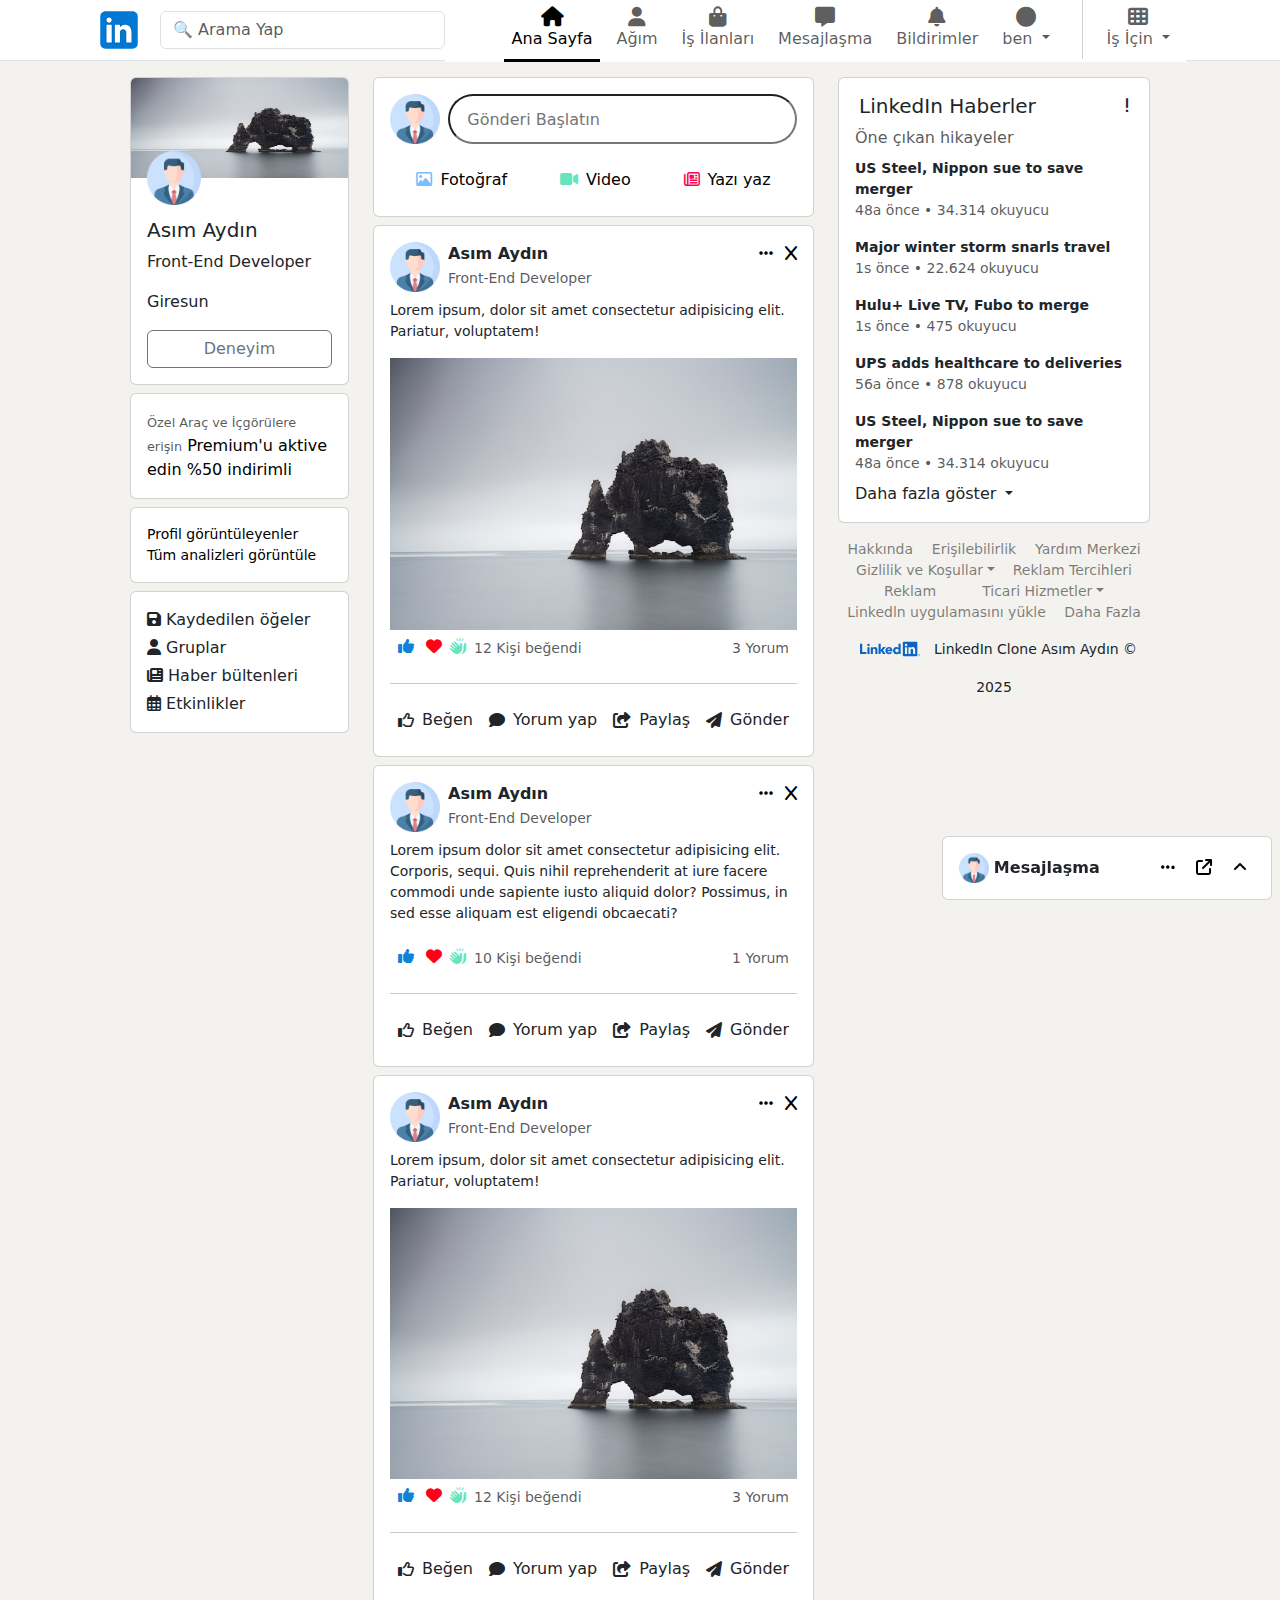
<file: index.html>
<!doctype html>
<html lang="tr">
  <head>
    <meta charset="utf-8">
    <meta name="viewport" content="width=device-width, initial-scale=1">
    <title>Linkedin Clone</title>
    <link href="https://cdn.jsdelivr.net/npm/bootstrap@5.3.3/dist/css/bootstrap.min.css" rel="stylesheet" integrity="sha384-QWTKZyjpPEjISv5WaRU9OFeRpok6YctnYmDr5pNlyT2bRjXh0JMhjY6hW+ALEwIH" crossorigin="anonymous">
    <link rel="stylesheet" href="https://cdnjs.cloudflare.com/ajax/libs/font-awesome/6.7.2/css/all.min.css" integrity="sha512-Evv84Mr4kqVGRNSgIGL/F/aIDqQb7xQ2vcrdIwxfjThSH8CSR7PBEakCr51Ck+w+/U6swU2Im1vVX0SVk9ABhg==" crossorigin="anonymous" referrerpolicy="no-referrer" />
    <link rel="stylesheet" href="style.css">
  </head>
  <body>
    <!-- navbar -->
    <header class="bg-white border-bottom">
        <div class="container">
            <nav class="navbar navbar-expand-lg z-1">
                <div class="container-fluid">
                  <a class="navbar-brand" href="/index.html"><svg xmlns="http://www.w3.org/2000/svg" x="0px" y="0px" width="50" height="50" viewBox="0 0 48 48">
                    <path fill="#0078d4" d="M42,37c0,2.762-2.238,5-5,5H11c-2.761,0-5-2.238-5-5V11c0-2.762,2.239-5,5-5h26c2.762,0,5,2.238,5,5	V37z"></path><path d="M30,37V26.901c0-1.689-0.819-2.698-2.192-2.698c-0.815,0-1.414,0.459-1.779,1.364	c-0.017,0.064-0.041,0.325-0.031,1.114L26,37h-7V18h7v1.061C27.022,18.356,28.275,18,29.738,18c4.547,0,7.261,3.093,7.261,8.274	L37,37H30z M11,37V18h3.457C12.454,18,11,16.528,11,14.499C11,12.472,12.478,11,14.514,11c2.012,0,3.445,1.431,3.486,3.479	C18,16.523,16.521,18,14.485,18H18v19H11z" opacity=".05"></path><path d="M30.5,36.5v-9.599c0-1.973-1.031-3.198-2.692-3.198c-1.295,0-1.935,0.912-2.243,1.677	c-0.082,0.199-0.071,0.989-0.067,1.326L25.5,36.5h-6v-18h6v1.638c0.795-0.823,2.075-1.638,4.238-1.638	c4.233,0,6.761,2.906,6.761,7.774L36.5,36.5H30.5z M11.5,36.5v-18h6v18H11.5z M14.457,17.5c-1.713,0-2.957-1.262-2.957-3.001	c0-1.738,1.268-2.999,3.014-2.999c1.724,0,2.951,1.229,2.986,2.989c0,1.749-1.268,3.011-3.015,3.011H14.457z" opacity=".07"></path><path fill="#fff" d="M12,19h5v17h-5V19z M14.485,17h-0.028C12.965,17,12,15.888,12,14.499C12,13.08,12.995,12,14.514,12	c1.521,0,2.458,1.08,2.486,2.499C17,15.887,16.035,17,14.485,17z M36,36h-5v-9.099c0-2.198-1.225-3.698-3.192-3.698	c-1.501,0-2.313,1.012-2.707,1.99C24.957,25.543,25,26.511,25,27v9h-5V19h5v2.616C25.721,20.5,26.85,19,29.738,19	c3.578,0,6.261,2.25,6.261,7.274L36,36L36,36z"></path>
                    </svg>
                  </a>
                    <form class="d-flex flex-fill me-lg-0 me-3 search d-sm-block d-none" role="search">
                        <input class="form-control" type="search" placeholder="🔍 Arama Yap" aria-label="Search">
                    </form>
                  <button class="navbar-toggler" type="button" data-bs-toggle="collapse" data-bs-target="#navbarSupportedContent" aria-controls="navbarSupportedContent" aria-expanded="false" aria-label="Toggle navigation">
                    <span class="navbar-toggler-icon"></span>
                  </button>
                  <div class="collapse navbar-collapse" id="navbarSupportedContent">
                    <ul class="navbar-nav ms-auto mb-2 mb-lg-0">
                      <li class="nav-item me-2">
                        <a class="nav-link d-flex flex-column justify-content-center align-items-center active" aria-current="page" href="/index.html">
                            <i class="fa-solid fa-house fs-5"></i>
                            <span>Ana Sayfa</span>
                        </a>
                      </li>
                      <li class="nav-item me-2">
                        <a class="nav-link d-flex flex-column justify-content-center align-items-center" href="/agım/agım.html">
                            <i class="fa-solid fa-user fs-5"></i>
                            <span>Ağım</span>
                        </a>
                      </li>
                      <li class="nav-item me-2">
                        <a class="nav-link d-flex flex-column justify-content-center align-items-center" href="#">
                            <i class="fa-solid fa-bag-shopping fs-5"></i>
                            <span>İş İlanları</span>
                        </a>
                      </li>
                      <li class="nav-item me-2">
                        <a class="nav-link d-flex flex-column justify-content-center align-items-center" href="#">
                            <i class="fa-solid fa-message fs-5"></i>
                            <span>Mesajlaşma</span>
                        </a>
                      </li>
                      <li class="nav-item me-2">
                        <a class="nav-link d-flex flex-column justify-content-center align-items-center" href="#">
                            <i class="fa-solid fa-bell fs-5"></i>
                            <span>Bildirimler</span>
                        </a>
                      </li>
                      <li class="nav-item dropdown me-2 d-none d-lg-block">
                        <a href="#" class="nav-link dropdown-toggle"
                        role="button" data-bs-toggle="dropdown" aria-expanded="false">
                            <i class="fa-solid fa-circle fs-5 d-block text-center"></i>
                            <span>ben</span>

                            <div class="dropdown-menu dropdown-menu-center" style="width: 300px; height: 500px;">
                                <div class="row justify-content-start align-items-center g-0">
                                  <div class="col-auto px-2">
                                    <i class="fa-solid fa-circle display-3" style="color: blue;"></i>
                                  </div>
                                  <div class="col-auto">
                                    <span class="d-block fw-bold">ASIM AYDIN</span>
                                    <span class="small">Front-End Developer</span>
                                  </div>
                                  <div class="p-3">
                                    <button type="button" class="btn btn-outline-primary btn-sm rounded-5 w-100">Profili Görüntüleyin</button>
                                  </div>
                                  <hr>
                                </div>
                                <div class="ps-3">
                                  <h5>Hesap</h5>
                                  <h6 class="text-muted">
                                    <span class="d-block">Premium'u Yeniden Etkinleştirin:</span>
                                    <span>%50 İndirim</span> 
                                  </h6>
                                  <span class="text-muted d-block">Ayarlar ve Gizlilik</span>
                                  <span class="text-muted d-block">Yardım</span>
                                  <span class="text-muted d-block">Dil</span>
                                </div>
                                <hr>
                                <div class="ps-3">
                                  <h5>Yönet</h5>
                                  <span class="text-muted d-block">Gönderi ve Faaliyetler</span>
                                  <span class="text-muted d-block">İş İlanı Yayınlama Hesabı</span>
                                </div>
                                <hr>
                                <div class="ps-3">
                                  <span class="text-muted">Oturumu Kapat</span>
                                </div>
                            </div>
                        </a>  
                      </li>
                      <div class="vertical-line mx-3 d-none d-xl-block"></div>
                      <li class="nav-item dropdown me-2 d-none d-xl-block ortalama">
                        <a href="#" class="nav-link dropdown-toggle" role="button" data-bs-toggle="dropdown" aria-expanded="false">
                            <i class="fa-solid fa-table-cells fs-5 d-block text-center"></i> 
                            <span>İş İçin</span>

                            <div class="dropdown-menu dropdown-menu-center" style="width: 750px; height: auto;">
                                <div class="row p-5">
                                  <div class="col-4 ps-3">
                                      <h5>Uygulamalarım</h5>
                                      <p><i class="fa-solid fa-circle me-2" style="color: #74C0FC;"></i>Adayları Bulun</p>
                                      <p><i class="fa-solid fa-circle me-2" style="color: #74C0FC;"></i>Gruplar</p>
                                      <h5>Yetenek</h5>
                                      <p><i class="fa-solid fa-circle me-2" style="color: #74C0FC;"></i>Yetenek İçgörüleri</p>
                                      <p><i class="fa-solid fa-circle me-2" style="color: #74C0FC;"></i>İş İlanı Yayınla</p>
                                      <h5>Satış</h5>
                                      <p><i class="fa-solid fa-circle me-2" style="color: #74C0FC;"></i>Hizmetler Mağazası</p>
                                      <h5>Pazarlama</h5>
                                      <p><i class="fa-solid fa-circle me-2" style="color: #74C0FC;"></i>Reklam Ver</p>
                                  </div>
                                  <div class="col-8 border-start">
                                    <h5>Kurumsal Firmalar İçin Diğer Ayrıcalıkları Keşfedin</h5>
                                    <h6 class="pt-2">Çalışanlarınızı Linkedin'de Bulun</h6>
                                    <p>Yetenekleri bulun,Onların ilgisini çekin ve İşe alın</p>
                                    <h6 class="pt-2">Linkedin İle Satış Yapın</h6>
                                    <p>Satış fırsatlarının kapısını açın</p>
                                    <h6 class="pt-2">Ücretsiz iş ilanı yayınla</h6>
                                    <p>Nitelikli başvuru sahiplerine hızlı bir şekilde erişin</p>
                                    <h6 class="pt-2">Linkedin'e reklam verin</h6>
                                    <p>İşinizi büyütün ve yeni müşteriler edinin</p>
                                  </div>
                                </div>
                            </div>
                        </a>
                      </li>
                      <li class="nav-item me-2 d-none d-xxl-block">
                        <a href="#" class="nav-link">
                          <span class="d-block text-center small text-decoration-underline">Premium'u aktive edin;</span>
                          <span class="d-block text-center small text-decoration-underline">%50 indirimli</span>
                        </a>
                      </li>
                    </ul>  
                  </div>
                </div>
            </nav>
        </div>
    </header>

    <section>
      <div class="container">
        <div class="row mt-3 mx-auto">
          <div class="col-lg-3 col-md-4 col-12 ps-lg-5">

            <div class="card position-relative" >
              <img src="img/card-backroung-img.jpg" style="height: 100px;" class="card-img-top" alt="arkafoto">
                <div class="card-body">
                  <img src="img/profile.png" alt="profile-img" class="w-25 position-absolute profile-foto">
                  <h5 class="card-title mt-4">Asım Aydın</h5>
                  <p class="card-text">Front-End Developer</p>
                  <p class="card-text">Giresun</p>
                  <a href="#" class="btn btn-outline-secondary w-100">Deneyim</a>
                </div>
              </img>
            </div>

            <div class="card mt-2 d-md-block d-none">
              <div class="card-body">
                <a href="#" style="font-size: 0.8rem;" class="card-link text-decoration-none text-black text-muted">Özel Araç ve İçgörülere erişin</a>
                <a href="#" style="font-size: 1rem;" class="card-link text-decoration-none m-0 text-black links">Premium'u aktive edin %50 indirimli</a>
              </div>
            </div>

            <div class="card mt-2 d-md-block d-none">
              <div class="card-body">
                <span class="card-text small d-block">
                  <a href="#" class="text-decoration-none text-black links2">Profil görüntüleyenler</a>
                </span>
                <span class="card-text small d-block">
                  <a href="#" class="text-decoration-none text-black links2">Tüm analizleri görüntüle</a>
                </span>
              </div>
            </div>

            <div class="card my-2 d-md-block d-none">
              <div class="card-body">
                <a href="#" class="card-link text-decoration-none text-dark links2 d-block mb-1">
                  <i class="fa-solid fa-floppy-disk"></i>
                  Kaydedilen öğeler
                </a>
                <a href="#" class="card-link text-decoration-none text-dark links2 d-block mb-1 ms-0">
                  <i class="fa-solid fa-user"></i>
                  Gruplar
                </a>
                <a href="#" class="card-link text-decoration-none text-dark links2 d-block mb-1 ms-0">
                  <i class="fa-solid fa-newspaper"></i>
                  Haber bültenleri
                </a>
                <a href="#" class="card-link text-decoration-none text-dark links2 d-block ms-0">
                  <i class="fa-regular fa-calendar-days"></i>
                  Etkinlikler
                </a>
              </div>
            </div>

          </div>

          <div class="col-lg-5 col-md-8 col-12">

            <div class="card mt-md-0 mt-2">
              <div class="card-body">
                <div class="d-flex">
                  <img src="img/profile.png" alt="profil-foto" class="me-2" style="width: 50px;">
                  <input type="search" placeholder="   Gönderi Başlatın" class="rounded-5 flex-fill" style="height: 50px;">
                </div>
                <div class="d-flex justify-content-around mt-3">
                  <a href="#" class="text-decoration-none text-black i-hover p-sm-2">
                    <i class="fa-regular fa-image me-sm-2 me-1" style="color: #74C0FC;"></i>Fotoğraf
                  </a>
                  <a href="#" class="text-decoration-none text-black i-hover p-sm-2">
                    <i class="fa-solid fa-video me-sm-2 me-1" style="color: #63E6BE;"></i>Video
                  </a>
                  <a href="#" class="text-decoration-none text-black i-hover p-sm-2">
                    <i class="fa-regular fa-newspaper me-sm-2 me-1" style="color: #fd0851;"></i>Yazı yaz
                  </a>
                </div>
                
              </div>
            </div>

            <div class="card my-2">
              <div class="card-body">
                <div class="row g-0 position-relative">
                  <div class="col-auto">
                    <img src="img/profile.png" alt="profil-foto" style="width: 50px;" class="me-2">
                  </div>
                  <div class="col-auto">
                    <span class="d-block fw-bold">Asım Aydın</span>
                    <span class="small text-muted">Front-End Developer</span>
                  </div>
                  <a href="#" class="position-absolute text-end pe-4 text-black"><i class="fa-solid fa-ellipsis"></i></a>
                  <a href="#" class="position-absolute text-end text-black"><i class="fa-solid fa-x"></i></a>
                </div>
                <p class="mt-2 small">Lorem ipsum, dolor sit amet consectetur adipisicing elit. Pariatur, voluptatem!</p>
                <img src="img/card-backroung-img.jpg" alt="image" class="img-fluid">
                <div class="d-flex">
                  <i class="fa-solid fa-thumbs-up m-2" style="color: #0f81d7;"></i>
                  <i class="fa-solid fa-heart my-2 mx-1" style="color: #ff0019;"></i>
                  <i class="fa-solid fa-hands-clapping my-2 mx-1" style="color: #63E6BE;"></i>
                  <span class="small text-muted my-2 mx-1 d-sm-block d-none">12 Kişi beğendi</span>
                  <span class="small text-muted ms-auto m-2">3 Yorum</span>
                </div>
                <hr>
                <div class="d-flex justify-content-around">
                  <a href="#" class="text-decoration-none text-dark i-hover p-2 d-flex align-items-center">
                    <i class="fa-regular fa-thumbs-up me-2"></i>
                    <span class="d-sm-block d-none">Beğen</span>
                  </a>
                  <a href="#" class="text-decoration-none text-dark i-hover p-2 d-flex align-items-center">
                    <i class="fa-solid fa-comment me-2"></i>
                    <span class="d-sm-block d-none">Yorum yap</span>
                  </a>
                  <a href="#" class="text-decoration-none text-dark i-hover p-2 d-flex align-items-center">
                    <i class="fa-solid fa-share-from-square me-2"></i>
                    <span class="d-sm-block d-none">Paylaş</span>
                  </a>
                  <a href="#" class="text-decoration-none text-dark i-hover p-2 d-flex align-items-center">
                    <i class="fa-solid fa-paper-plane me-2"></i>
                    <span class="d-sm-block d-none">Gönder</span>
                  </a>
                </div>
              </div>
            </div>

            <div class="card">
              <div class="card-body">
                <div class="row g-0 position-relative">
                  <div class="col-auto">
                    <img src="img/profile.png" alt="profil-foto" style="width: 50px;" class="me-2">
                  </div>
                  <div class="col-auto">
                    <span class="d-block fw-bold">Asım Aydın</span>
                    <span class="small text-muted">Front-End Developer</span>
                  </div>
                  <a href="#" class="position-absolute text-end pe-4 text-black"><i class="fa-solid fa-ellipsis"></i></a>
                  <a href="#" class="position-absolute text-end text-black"><i class="fa-solid fa-x"></i></a>
                </div>
                <p class="mt-2 small">Lorem ipsum dolor sit amet consectetur adipisicing elit. Corporis, sequi. Quis nihil reprehenderit at iure facere commodi unde sapiente iusto aliquid dolor? Possimus, in sed esse aliquam est eligendi obcaecati?</p>
                <div class="d-flex">
                  <i class="fa-solid fa-thumbs-up m-2" style="color: #0f81d7;"></i>
                  <i class="fa-solid fa-heart my-2 mx-1" style="color: #ff0019;"></i>
                  <i class="fa-solid fa-hands-clapping my-2 mx-1" style="color: #63E6BE;"></i>
                  <span class="small text-muted my-2 mx-1 d-sm-block d-none">10 Kişi beğendi</span>
                  <span class="small text-muted ms-auto m-2">1 Yorum</span>
                </div>
                <hr>
                <div class="d-flex justify-content-around">
                  <a href="#" class="text-decoration-none text-dark i-hover p-2 d-flex align-items-center">
                    <i class="fa-regular fa-thumbs-up me-2"></i>
                    <span class="d-sm-block d-none">Beğen</span>
                  </a>
                  <a href="#" class="text-decoration-none text-dark i-hover p-2 d-flex align-items-center">
                    <i class="fa-solid fa-comment me-2"></i>
                    <span class="d-sm-block d-none">Yorum yap</span>
                  </a>
                  <a href="#" class="text-decoration-none text-dark i-hover p-2 d-flex align-items-center">
                    <i class="fa-solid fa-share-from-square me-2"></i>
                    <span class="d-sm-block d-none">Paylaş</span>
                  </a>
                  <a href="#" class="text-decoration-none text-dark i-hover p-2 d-flex align-items-center">
                    <i class="fa-solid fa-paper-plane me-2"></i>
                    <span class="d-sm-block d-none">Gönder</span>
                  </a>
                </div> 
              </div>
            </div>

            <div class="card my-2">
              <div class="card-body">
                <div class="row g-0 position-relative">
                  <div class="col-auto">
                    <img src="img/profile.png" alt="profil-foto" style="width: 50px;" class="me-2">
                  </div>
                  <div class="col-auto">
                    <span class="d-block fw-bold">Asım Aydın</span>
                    <span class="small text-muted">Front-End Developer</span>
                  </div>
                  <a href="#" class="position-absolute text-end pe-4 text-black"><i class="fa-solid fa-ellipsis"></i></a>
                  <a href="#" class="position-absolute text-end text-black"><i class="fa-solid fa-x"></i></a>
                </div>
                <p class="mt-2 small">Lorem ipsum, dolor sit amet consectetur adipisicing elit. Pariatur, voluptatem!</p>
                <img src="img/card-backroung-img.jpg" alt="image" class="img-fluid">
                <div class="d-flex">
                  <i class="fa-solid fa-thumbs-up m-2" style="color: #0f81d7;"></i>
                  <i class="fa-solid fa-heart my-2 mx-1" style="color: #ff0019;"></i>
                  <i class="fa-solid fa-hands-clapping my-2 mx-1" style="color: #63E6BE;"></i>
                  <span class="small text-muted my-2 mx-1 d-sm-block d-none">12 Kişi beğendi</span>
                  <span class="small text-muted ms-auto m-2">3 Yorum</span>
                </div>
                <hr>
                <div class="d-flex justify-content-around">
                  <a href="#" class="text-decoration-none text-dark i-hover p-2 d-flex align-items-center">
                    <i class="fa-regular fa-thumbs-up me-2"></i>
                    <span class="d-sm-block d-none">Beğen</span>
                  </a>
                  <a href="#" class="text-decoration-none text-dark i-hover p-2 d-flex align-items-center">
                    <i class="fa-solid fa-comment me-2"></i>
                    <span class="d-sm-block d-none">Yorum yap</span>
                  </a>
                  <a href="#" class="text-decoration-none text-dark i-hover p-2 d-flex align-items-center">
                    <i class="fa-solid fa-share-from-square me-2"></i>
                    <span class="d-sm-block d-none">Paylaş</span>
                  </a>
                  <a href="#" class="text-decoration-none text-dark i-hover p-2 d-flex align-items-center">
                    <i class="fa-solid fa-paper-plane me-2"></i>
                    <span class="d-sm-block d-none">Gönder</span>
                  </a>
                </div>
              </div>
            </div>
            
          </div>

          <div class="col-lg-4 d-lg-block d-none pe-xl-5">

            <div class="card">
              <div class="card-body px-0">
                <div class="row position-relative mx-2">
                  <h5>LinkedIn Haberler</h5>
                  <a href="#" class="position-absolute text-end text-dark"><i class="fa-solid fa-exclamation"></i></a>
                </div>
                <div class="text-muted px-3">Öne çıkan hikayeler</div>
                <div class="haber-link px-3 py-2">
                  <a href="#" class="text-decoration-none text-dark ">
                    <span class="d-block fw-bold small">US Steel, Nippon sue to save merger</span>
                    <span class="small d-block text-muted">48a önce • 34.314 okuyucu</span>
                  </a>
                </div>
                <div class="haber-link px-3 py-2">
                  <a href="#" class="text-decoration-none text-dark ">
                    <span class="d-block fw-bold small">Major winter storm snarls travel</span>
                    <span class="small d-block text-muted">1s önce • 22.624 okuyucu</span>
                  </a>
                </div>
                <div class="haber-link px-3 py-2">
                  <a href="#" class="text-decoration-none text-dark ">
                    <span class="d-block fw-bold small">Hulu+ Live TV, Fubo to merge</span>
                    <span class="small d-block text-muted">1s önce • 475 okuyucu</span>
                  </a>
                </div>
                <div class="haber-link px-3 py-2">
                  <a href="#" class="text-decoration-none text-dark ">
                    <span class="d-block fw-bold small">UPS adds healthcare to deliveries</span>
                    <span class="small d-block text-muted">56a önce • 878 okuyucu</span>
                  </a>
                </div>
                <div class="haber-link px-3 py-2">
                  <a href="#" class="text-decoration-none text-dark ">
                    <span class="d-block fw-bold small">US Steel, Nippon sue to save merger</span>
                    <span class="small d-block text-muted">48a önce • 34.314 okuyucu</span>
                  </a>
                </div>
                <div class="dropdown px-3">
                  <a class="dropdown-toggle text-decoration-none text-dark" href="#" role="button" data-bs-toggle="dropdown" aria-expanded="false">
                    Daha fazla göster
                  </a>
                
                  <ul class="dropdown-menu">
                    <li><a class="dropdown-item" href="#">Action</a></li>
                    <li><a class="dropdown-item" href="#">Another action</a></li>
                    <li><a class="dropdown-item" href="#">Something else here</a></li>
                  </ul>
                </div>
              </div>
            </div>

            <div class="footer mt-3">
              <div class="d-flex justify-content-around">
                <a href="#" class="text-decoration-none text-black-50 small">Hakkında</a>
                <a href="#" class="text-decoration-none text-black-50 small">Erişilebilirlik</a>
                <a href="#" class="text-decoration-none text-black-50 small">Yardım Merkezi</a>
              </div>
              <div class="d-flex justify-content-evenly">
                <a href="#" class="text-decoration-none text-black-50 small dropdown-toggle" role="button" data-bs-toggle="dropdown" aria-expanded="false">Gizlilik ve Koşullar</a>
                <ul class="dropdown-menu">
                  <li><a class="dropdown-item" href="#">Action</a></li>
                  <li><a class="dropdown-item" href="#">Another action</a></li>
                  <li><a class="dropdown-item" href="#">Something else here</a></li>
                </ul>
              <a href="#" class="text-decoration-none text-black-50 small">Reklam Tercihleri</a>
              </div>
              <div class="d-flex justify-content-evenly">
                <a href="#" class="text-decoration-none text-black-50 small">Reklam</a>
                <a href="#" class="text-decoration-none text-black-50 small dropdown-toggle" role="button" data-bs-toggle="dropdown" aria-expanded="false">Ticari Hizmetler</a>
                <ul class="dropdown-menu">
                  <li><a class="dropdown-item" href="#">Action</a></li>
                  <li><a class="dropdown-item" href="#">Another action</a></li>
                  <li><a class="dropdown-item" href="#">Something else here</a></li>
                </ul>
              </div>
              <div class="d-flex justify-content-around">
                <a href="#" class="text-decoration-none text-black-50 small">Linkedln uygulamasını yükle</a>
                <a href="#" class="text-decoration-none text-black-50 small">Daha Fazla</a>
              </div>
              <div class="text-center">
              <img src="img/LinkedIn-Logo.wine.svg" alt="linkdln" class="img-fluid w-25">
              <span class="small">LinkedIn Clone Asım Aydın © 2025</span>  
              </div>
            </div>
          </div>
        </div>
    </section>

    <div class="card card-fixed me-2 d-md-block d-none">
      <div class="card-body">
        <img src="img/profile.png" alt="profil-foto" style="height: 30px;">
        <span class="me-5 fw-semibold">Mesajlaşma</span>
        <a href="#" class="text-black mx-2"><i class="fa-solid fa-ellipsis"></i></a>
        <a href="#" class="text-black mx-2"><i class="fa-solid fa-arrow-up-right-from-square"></i></a>
        <a href="#" class="text-black mx-2"><i class="fa-solid fa-angle-up"></i></a>
      </div>
    </div>
    
    
    
    <script src="https://cdn.jsdelivr.net/npm/bootstrap@5.3.3/dist/js/bootstrap.bundle.min.js" integrity="sha384-YvpcrYf0tY3lHB60NNkmXc5s9fDVZLESaAA55NDzOxhy9GkcIdslK1eN7N6jIeHz" crossorigin="anonymous"></script>
  </body>
</html>
</file>
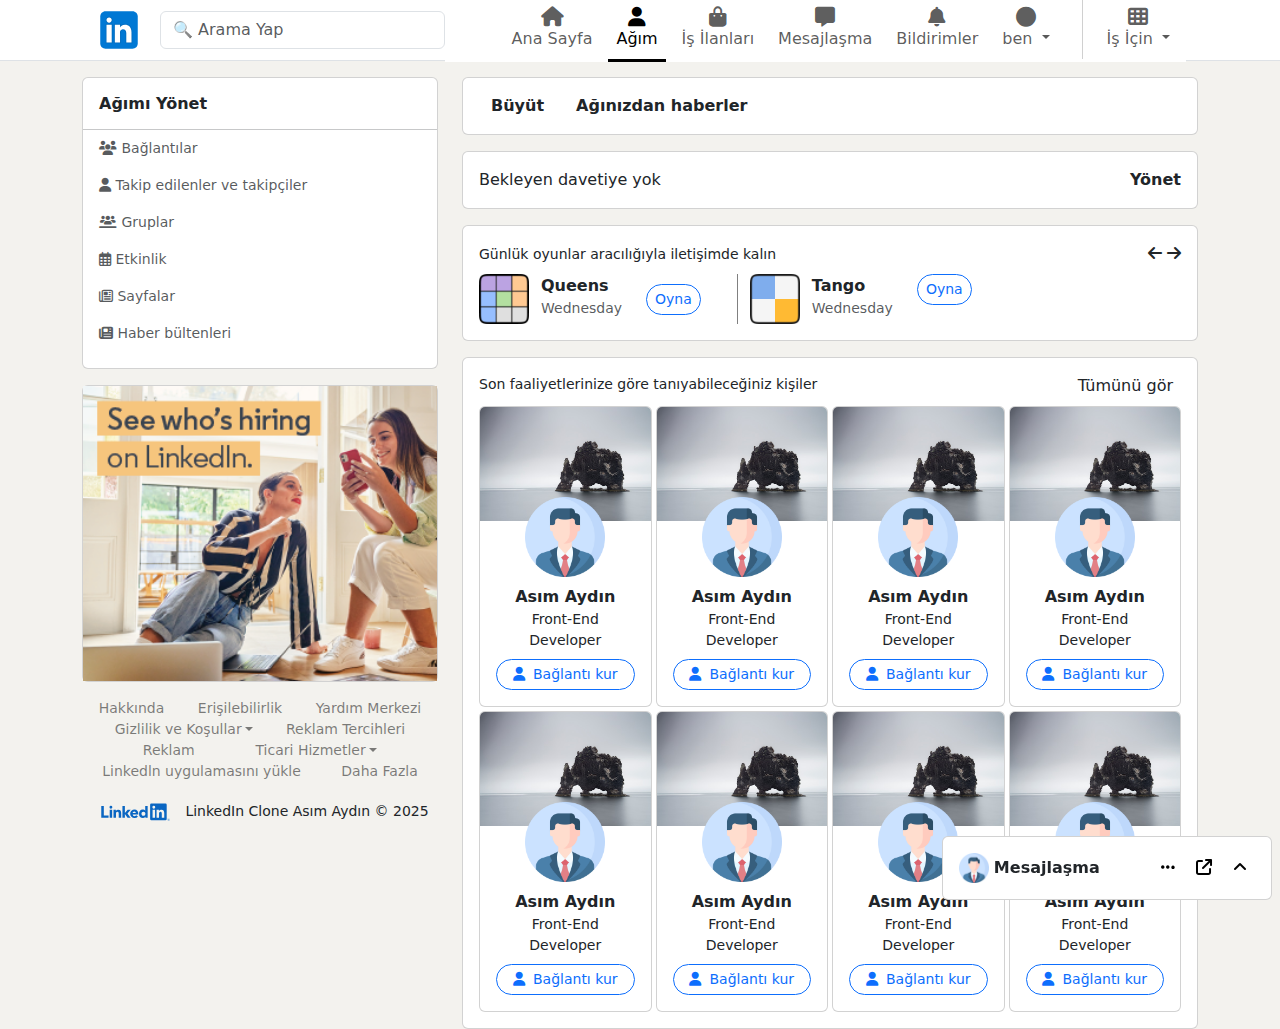
<file: agım/agım.html>
<!doctype html>
<html lang="tr">
  <head>
    <meta charset="utf-8">
    <meta name="viewport" content="width=device-width, initial-scale=1">
    <title>Ağım</title>
    <link href="https://cdn.jsdelivr.net/npm/bootstrap@5.3.3/dist/css/bootstrap.min.css" rel="stylesheet" integrity="sha384-QWTKZyjpPEjISv5WaRU9OFeRpok6YctnYmDr5pNlyT2bRjXh0JMhjY6hW+ALEwIH" crossorigin="anonymous">
    <link rel="stylesheet" href="https://cdnjs.cloudflare.com/ajax/libs/font-awesome/6.7.2/css/all.min.css" integrity="sha512-Evv84Mr4kqVGRNSgIGL/F/aIDqQb7xQ2vcrdIwxfjThSH8CSR7PBEakCr51Ck+w+/U6swU2Im1vVX0SVk9ABhg==" crossorigin="anonymous" referrerpolicy="no-referrer" />
    <link rel="stylesheet" href="agım.css">
  </head>
  <body>
    <!-- navbar -->
    <header class="bg-white border-bottom">
      <div class="container">
          <nav class="navbar navbar-expand-lg z-1">
              <div class="container-fluid">
                <a class="navbar-brand" href="/index.html"><svg xmlns="http://www.w3.org/2000/svg" x="0px" y="0px" width="50" height="50" viewBox="0 0 48 48">
                  <path fill="#0078d4" d="M42,37c0,2.762-2.238,5-5,5H11c-2.761,0-5-2.238-5-5V11c0-2.762,2.239-5,5-5h26c2.762,0,5,2.238,5,5	V37z"></path><path d="M30,37V26.901c0-1.689-0.819-2.698-2.192-2.698c-0.815,0-1.414,0.459-1.779,1.364	c-0.017,0.064-0.041,0.325-0.031,1.114L26,37h-7V18h7v1.061C27.022,18.356,28.275,18,29.738,18c4.547,0,7.261,3.093,7.261,8.274	L37,37H30z M11,37V18h3.457C12.454,18,11,16.528,11,14.499C11,12.472,12.478,11,14.514,11c2.012,0,3.445,1.431,3.486,3.479	C18,16.523,16.521,18,14.485,18H18v19H11z" opacity=".05"></path><path d="M30.5,36.5v-9.599c0-1.973-1.031-3.198-2.692-3.198c-1.295,0-1.935,0.912-2.243,1.677	c-0.082,0.199-0.071,0.989-0.067,1.326L25.5,36.5h-6v-18h6v1.638c0.795-0.823,2.075-1.638,4.238-1.638	c4.233,0,6.761,2.906,6.761,7.774L36.5,36.5H30.5z M11.5,36.5v-18h6v18H11.5z M14.457,17.5c-1.713,0-2.957-1.262-2.957-3.001	c0-1.738,1.268-2.999,3.014-2.999c1.724,0,2.951,1.229,2.986,2.989c0,1.749-1.268,3.011-3.015,3.011H14.457z" opacity=".07"></path><path fill="#fff" d="M12,19h5v17h-5V19z M14.485,17h-0.028C12.965,17,12,15.888,12,14.499C12,13.08,12.995,12,14.514,12	c1.521,0,2.458,1.08,2.486,2.499C17,15.887,16.035,17,14.485,17z M36,36h-5v-9.099c0-2.198-1.225-3.698-3.192-3.698	c-1.501,0-2.313,1.012-2.707,1.99C24.957,25.543,25,26.511,25,27v9h-5V19h5v2.616C25.721,20.5,26.85,19,29.738,19	c3.578,0,6.261,2.25,6.261,7.274L36,36L36,36z"></path>
                  </svg>
                </a>
                  <form class="d-flex flex-fill me-lg-0 me-3 search d-sm-block d-none" role="search">
                      <input class="form-control" type="search" placeholder="🔍 Arama Yap" aria-label="Search">
                  </form>
                <button class="navbar-toggler" type="button" data-bs-toggle="collapse" data-bs-target="#navbarSupportedContent" aria-controls="navbarSupportedContent" aria-expanded="false" aria-label="Toggle navigation">
                  <span class="navbar-toggler-icon"></span>
                </button>
                <div class="collapse navbar-collapse" id="navbarSupportedContent">
                  <ul class="navbar-nav ms-auto mb-2 mb-lg-0">
                    <li class="nav-item me-2">
                      <a class="nav-link d-flex flex-column justify-content-center align-items-center" aria-current="page" href="/index.html">
                          <i class="fa-solid fa-house fs-5"></i>
                          <span>Ana Sayfa</span>
                      </a>
                    </li>
                    <li class="nav-item me-2">
                      <a class="nav-link d-flex flex-column justify-content-center align-items-center active" href="/agım/agım.html">
                          <i class="fa-solid fa-user fs-5"></i>
                          <span>Ağım</span>
                      </a>
                    </li>
                    <li class="nav-item me-2">
                      <a class="nav-link d-flex flex-column justify-content-center align-items-center" href="#">
                          <i class="fa-solid fa-bag-shopping fs-5"></i>
                          <span>İş İlanları</span>
                      </a>
                    </li>
                    <li class="nav-item me-2">
                      <a class="nav-link d-flex flex-column justify-content-center align-items-center" href="#">
                          <i class="fa-solid fa-message fs-5"></i>
                          <span>Mesajlaşma</span>
                      </a>
                    </li>
                    <li class="nav-item me-2">
                      <a class="nav-link d-flex flex-column justify-content-center align-items-center" href="#">
                          <i class="fa-solid fa-bell fs-5"></i>
                          <span>Bildirimler</span>
                      </a>
                    </li>
                    <li class="nav-item dropdown me-2 d-none d-lg-block">
                      <a href="#" class="nav-link dropdown-toggle"
                      role="button" data-bs-toggle="dropdown" aria-expanded="false">
                          <i class="fa-solid fa-circle fs-5 d-block text-center"></i>
                          <span>ben</span>

                          <div class="dropdown-menu dropdown-menu-center" style="width: 300px; height: 500px;">
                              <div class="row justify-content-start align-items-center g-0">
                                <div class="col-auto px-2">
                                  <i class="fa-solid fa-circle display-3" style="color: blue;"></i>
                                </div>
                                <div class="col-auto">
                                  <span class="d-block fw-bold">ASIM AYDIN</span>
                                  <span class="small">Front-End Developer</span>
                                </div>
                                <div class="p-3">
                                  <button type="button" class="btn btn-outline-primary btn-sm rounded-5 w-100">Profili Görüntüleyin</button>
                                </div>
                                <hr>
                              </div>
                              <div class="ps-3">
                                <h5>Hesap</h5>
                                <h6 class="text-muted">
                                  <span class="d-block">Premium'u Yeniden Etkinleştirin:</span>
                                  <span>%50 İndirim</span> 
                                </h6>
                                <span class="text-muted d-block">Ayarlar ve Gizlilik</span>
                                <span class="text-muted d-block">Yardım</span>
                                <span class="text-muted d-block">Dil</span>
                              </div>
                              <hr>
                              <div class="ps-3">
                                <h5>Yönet</h5>
                                <span class="text-muted d-block">Gönderi ve Faaliyetler</span>
                                <span class="text-muted d-block">İş İlanı Yayınlama Hesabı</span>
                              </div>
                              <hr>
                              <div class="ps-3">
                                <span class="text-muted">Oturumu Kapat</span>
                              </div>
                          </div>
                      </a>  
                    </li>
                    <div class="vertical-line mx-3 d-none d-xl-block"></div>
                    <li class="nav-item dropdown me-2 d-none d-xl-block ortalama">
                      <a href="#" class="nav-link dropdown-toggle" role="button" data-bs-toggle="dropdown" aria-expanded="false">
                          <i class="fa-solid fa-table-cells fs-5 d-block text-center"></i> 
                          <span>İş İçin</span>

                          <div class="dropdown-menu dropdown-menu-center" style="width: 750px; height: auto;">
                              <div class="row p-5">
                                <div class="col-4 ps-3">
                                    <h5>Uygulamalarım</h5>
                                    <p><i class="fa-solid fa-circle me-2" style="color: #74C0FC;"></i>Adayları Bulun</p>
                                    <p><i class="fa-solid fa-circle me-2" style="color: #74C0FC;"></i>Gruplar</p>
                                    <h5>Yetenek</h5>
                                    <p><i class="fa-solid fa-circle me-2" style="color: #74C0FC;"></i>Yetenek İçgörüleri</p>
                                    <p><i class="fa-solid fa-circle me-2" style="color: #74C0FC;"></i>İş İlanı Yayınla</p>
                                    <h5>Satış</h5>
                                    <p><i class="fa-solid fa-circle me-2" style="color: #74C0FC;"></i>Hizmetler Mağazası</p>
                                    <h5>Pazarlama</h5>
                                    <p><i class="fa-solid fa-circle me-2" style="color: #74C0FC;"></i>Reklam Ver</p>
                                </div>
                                <div class="col-8 border-start">
                                  <h5>Kurumsal Firmalar İçin Diğer Ayrıcalıkları Keşfedin</h5>
                                  <h6 class="pt-2">Çalışanlarınızı Linkedin'de Bulun</h6>
                                  <p>Yetenekleri bulun,Onların ilgisini çekin ve İşe alın</p>
                                  <h6 class="pt-2">Linkedin İle Satış Yapın</h6>
                                  <p>Satış fırsatlarının kapısını açın</p>
                                  <h6 class="pt-2">Ücretsiz iş ilanı yayınla</h6>
                                  <p>Nitelikli başvuru sahiplerine hızlı bir şekilde erişin</p>
                                  <h6 class="pt-2">Linkedin'e reklam verin</h6>
                                  <p>İşinizi büyütün ve yeni müşteriler edinin</p>
                                </div>
                              </div>
                          </div>
                      </a>
                    </li>
                    <li class="nav-item me-2 d-none d-xxl-block">
                      <a href="#" class="nav-link">
                        <span class="d-block text-center small text-decoration-underline">Premium'u aktive edin;</span>
                        <span class="d-block text-center small text-decoration-underline">%50 indirimli</span>
                      </a>
                    </li>
                  </ul>  
                </div>
              </div>
          </nav>
      </div>
    </header>

    <section>
      <div class="container">
        <div class="row">

          <div class="col-md-4 col-12 mt-3">

            <div class="card">
              <div class="card-body px-0 text-start">
                <h6 class="fw-semibold ms-3">Ağımı Yönet</h6>
                <hr class="mb-0">
                <div class="a-hover small py-2">
                  <a href="#" class="text-dark text-decoration-none text-muted ms-3">
                    <i class="fa-solid fa-users"></i>
                    <span>Bağlantılar</span>
                  </a>
                </div>
                <div class="a-hover small py-2">
                  <a href="#" class="text-dark text-decoration-none text-muted ms-3">
                    <i class="fa-solid fa-user"></i>
                    <span>Takip edilenler ve takipçiler</span>
                  </a>
                </div>
                <div class="a-hover small py-2">
                  <a href="#" class="text-dark text-decoration-none text-muted ms-3">
                    <i class="fa-solid fa-users-line"></i>
                    <span>Gruplar</span>
                  </a>
                </div>
                <div class="a-hover small py-2">
                  <a href="#" class="text-dark text-decoration-none text-muted ms-3">
                    <i class="fa-regular fa-calendar-days"></i>
                    <span>Etkinlik</span>
                  </a>
                </div>
                <div class="a-hover small py-2">
                  <a href="#" class="text-dark text-decoration-none text-muted ms-3">
                    <i class="fa-regular fa-newspaper"></i>
                    <span>Sayfalar</span>
                  </a>
                </div>
                <div class="a-hover small py-2">
                  <a href="#" class="text-dark text-decoration-none text-muted ms-3">
                    <i class="fa-solid fa-newspaper"></i>
                    <span>Haber bültenleri</span>
                  </a>
                </div>
              </div>
            </div>

            <div class="card mt-3">
              <div class="card-body p-0 m-0 rounded-5">
                <img src="/img/reklam.png" alt="reklam" class="img-fluid w-100">
              </div>
            </div>

            <div class="footer my-3">
              <div class="d-flex justify-content-around">
                <a href="#" class="text-decoration-none text-black-50 small">Hakkında</a>
                <a href="#" class="text-decoration-none text-black-50 small">Erişilebilirlik</a>
                <a href="#" class="text-decoration-none text-black-50 small">Yardım Merkezi</a>
              </div>
              <div class="d-flex justify-content-evenly">
                <a href="#" class="text-decoration-none text-black-50 small dropdown-toggle" role="button" data-bs-toggle="dropdown" aria-expanded="false">Gizlilik ve Koşullar</a>
                <ul class="dropdown-menu">
                  <li><a class="dropdown-item" href="#">Action</a></li>
                  <li><a class="dropdown-item" href="#">Another action</a></li>
                  <li><a class="dropdown-item" href="#">Something else here</a></li>
                </ul>
              <a href="#" class="text-decoration-none text-black-50 small">Reklam Tercihleri</a>
              </div>
              <div class="d-flex justify-content-evenly">
                <a href="#" class="text-decoration-none text-black-50 small">Reklam</a>
                <a href="#" class="text-decoration-none text-black-50 small dropdown-toggle" role="button" data-bs-toggle="dropdown" aria-expanded="false">Ticari Hizmetler</a>
                <ul class="dropdown-menu">
                  <li><a class="dropdown-item" href="#">Action</a></li>
                  <li><a class="dropdown-item" href="#">Another action</a></li>
                  <li><a class="dropdown-item" href="#">Something else here</a></li>
                </ul>
              </div>
              <div class="d-flex justify-content-around">
                <a href="#" class="text-decoration-none text-black-50 small">Linkedln uygulamasını yükle</a>
                <a href="#" class="text-decoration-none text-black-50 small">Daha Fazla</a>
              </div>
              <div class="text-center">
              <img src="/img/LinkedIn-Logo.wine.svg" alt="linkdln" class="img-fluid w-25">
              <span class="small">LinkedIn Clone Asım Aydın © 2025</span>  
              </div>
            </div>

          </div>

          <div class="col-md-8 col-12 mt-3">

            <div class="card">
              <div class="card-body py-0">
                <div class="row">
                  <div class="col-auto p-3 link-two ms-2">
                    <a href="#" class="text-decoration-none text-dark fw-semibold">Büyüt</a>
                  </div>
                  <div class="col-auto p-3 link-two">
                    <a href="#" class="text-decoration-none text-dark fw-semibold">Ağınızdan haberler</a>
                  </div>
                </div>
              </div>
            </div>

            <div class="card mt-3">
              <div class="card-body">
                <div class="row">
                  <div class="col-auto">Bekleyen davetiye yok</div>
                  <div class="col-auto ms-auto yönet">
                    <a href="#" class="text-decoration-none text-dark fw-semibold d-inline-block">Yönet</a>
                  </div>
                </div>
              </div>
            </div>

            <div class="card mt-3">
              <div class="card-body">
                <div class="row">
                  <div class="col-auto">
                    <span class="small">Günlük oyunlar aracılığıyla iletişimde kalın</span>
                  </div>
                  <div class="col-auto ms-auto">
                    <span class="ms-auto">
                      <i class="fa-solid fa-arrow-left"></i>
                      <i class="fa-solid fa-arrow-right"></i>
                    </span>
                  </div>
                </div>
                <div class="row mt-2">
                  <div class="col-auto pe-0">
                    <img src="/img/game1.png" alt="game" class="" style="height: 50px;">
                  </div>
                  <div class="col-auto">
                    <span class="d-block fw-semibold">Queens</span>
                    <span class="d-block small text-muted">Wednesday</span>
                  </div>
                  <div class="col-auto d-flex align-items-center">
                    <button type="button" class="btn btn-outline-primary rounded-5 btn-sm">Oyna</button>
                  </div>
                  <div class="col-auto dikey-cizgi d-lg-block d-none"></div>
                  <div class="col-auto pe-0 d-lg-block d-none">
                    <img src="/img/game2.png" alt="game" class="" style="height: 50px;">
                  </div>
                  <div class="col-auto d-lg-block d-none">
                    <span class="d-block fw-semibold">Tango</span>
                    <span class="d-block small text-muted">Wednesday</span>
                  </div>
                  <div class="col-auto d-flex align-items-center d-lg-block d-none">
                    <button type="button" class="btn btn-outline-primary rounded-5 btn-sm">Oyna</button>
                  </div>
                </div>
              </div>
            </div>

            <div class="card mt-3">
              <div class="card-body">
                <div class="row mb-2">
                  <div class="col-auto small">
                    Son faaliyetlerinize göre tanıyabileceğiniz kişiler
                  </div>
                  <div class="col-auto ms-auto d-sm-block d-none">
                    <a href="#" class="text-decoration-none text-dark tümü p-2">Tümünü gör</a>
                  </div>
                </div>
                <div class="row g-1">
                  <div class="col-xl-3 col-lg-4 col-6 ">
                    <div class="card position-relative">
                      <img src="/img/card-backroung-img.jpg" class="card-img-top" alt="arkaplan">
                      <div class="card-body">
                        <img src="/img/profile.png" alt="profil-foto" class="position-absolute ppfoto" style="height: 80px;">
                        <span class="fw-semibold d-block mt-5 text-center">Asım Aydın</span>
                        <span class="d-block small text-center">Front-End Developer</span>
                        <button type="button" class="btn btn-outline-primary btn-sm rounded-5 w-100 mt-2">
                          <i class="fa-solid fa-user me-2"></i>Bağlantı kur
                        </button>
                      </div>
                    </div>
                  </div>
                  <div class="col-xl-3 col-lg-4 col-6 ">
                    <div class="card position-relative">
                      <img src="/img/card-backroung-img.jpg" class="card-img-top" alt="arkaplan">
                      <div class="card-body">
                        <img src="/img/profile.png" alt="profil-foto" class="position-absolute ppfoto" style="height: 80px;">
                        <span class="fw-semibold d-block mt-5 text-center">Asım Aydın</span>
                        <span class="d-block small text-center">Front-End Developer</span>
                        <button type="button" class="btn btn-outline-primary btn-sm rounded-5 w-100 mt-2">
                          <i class="fa-solid fa-user me-2"></i>Bağlantı kur
                        </button>
                      </div>
                    </div>
                  </div>
                  <div class="col-xl-3 col-lg-4 col-6 ">
                    <div class="card position-relative">
                      <img src="/img/card-backroung-img.jpg" class="card-img-top" alt="arkaplan">
                      <div class="card-body">
                        <img src="/img/profile.png" alt="profil-foto" class="position-absolute ppfoto" style="height: 80px;">
                        <span class="fw-semibold d-block mt-5 text-center">Asım Aydın</span>
                        <span class="d-block small text-center">Front-End Developer</span>
                        <button type="button" class="btn btn-outline-primary btn-sm rounded-5 w-100 mt-2">
                          <i class="fa-solid fa-user me-2"></i>Bağlantı kur
                        </button>
                      </div>
                    </div>
                  </div>
                  <div class="col-xl-3 col-lg-4 col-6 ">
                    <div class="card position-relative">
                      <img src="/img/card-backroung-img.jpg" class="card-img-top" alt="arkaplan">
                      <div class="card-body">
                        <img src="/img/profile.png" alt="profil-foto" class="position-absolute ppfoto" style="height: 80px;">
                        <span class="fw-semibold d-block mt-5 text-center">Asım Aydın</span>
                        <span class="d-block small text-center">Front-End Developer</span>
                        <button type="button" class="btn btn-outline-primary btn-sm rounded-5 w-100 mt-2">
                          <i class="fa-solid fa-user me-2"></i>Bağlantı kur
                        </button>
                      </div>
                    </div>
                  </div>
                  <div class="col-xl-3 col-lg-4 col-6 ">
                    <div class="card position-relative">
                      <img src="/img/card-backroung-img.jpg" class="card-img-top" alt="arkaplan">
                      <div class="card-body">
                        <img src="/img/profile.png" alt="profil-foto" class="position-absolute ppfoto" style="height: 80px;">
                        <span class="fw-semibold d-block mt-5 text-center">Asım Aydın</span>
                        <span class="d-block small text-center">Front-End Developer</span>
                        <button type="button" class="btn btn-outline-primary btn-sm rounded-5 w-100 mt-2">
                          <i class="fa-solid fa-user me-2"></i>Bağlantı kur
                        </button>
                      </div>
                    </div>
                  </div>
                  <div class="col-xl-3 col-lg-4 col-6 ">
                    <div class="card position-relative">
                      <img src="/img/card-backroung-img.jpg" class="card-img-top" alt="arkaplan">
                      <div class="card-body">
                        <img src="/img/profile.png" alt="profil-foto" class="position-absolute ppfoto" style="height: 80px;">
                        <span class="fw-semibold d-block mt-5 text-center">Asım Aydın</span>
                        <span class="d-block small text-center">Front-End Developer</span>
                        <button type="button" class="btn btn-outline-primary btn-sm rounded-5 w-100 mt-2">
                          <i class="fa-solid fa-user me-2"></i>Bağlantı kur
                        </button>
                      </div>
                    </div>
                  </div>
                  <div class="col-xl-3 col-lg-4 col-6 ">
                    <div class="card position-relative">
                      <img src="/img/card-backroung-img.jpg" class="card-img-top" alt="arkaplan">
                      <div class="card-body">
                        <img src="/img/profile.png" alt="profil-foto" class="position-absolute ppfoto" style="height: 80px;">
                        <span class="fw-semibold d-block mt-5 text-center">Asım Aydın</span>
                        <span class="d-block small text-center">Front-End Developer</span>
                        <button type="button" class="btn btn-outline-primary btn-sm rounded-5 w-100 mt-2">
                          <i class="fa-solid fa-user me-2"></i>Bağlantı kur
                        </button>
                      </div>
                    </div>
                  </div>
                  <div class="col-xl-3 col-lg-4 col-6 ">
                    <div class="card position-relative">
                      <img src="/img/card-backroung-img.jpg" class="card-img-top" alt="arkaplan">
                      <div class="card-body">
                        <img src="/img/profile.png" alt="profil-foto" class="position-absolute ppfoto" style="height: 80px;">
                        <span class="fw-semibold d-block mt-5 text-center">Asım Aydın</span>
                        <span class="d-block small text-center">Front-End Developer</span>
                        <button type="button" class="btn btn-outline-primary btn-sm rounded-5 w-100 mt-2">
                          <i class="fa-solid fa-user me-2"></i>Bağlantı kur
                        </button>
                      </div>
                    </div>
                  </div>  
                </div>
              </div>  
            </div>

          </div>    
        </div>
      </div>
    </section>

    <div class="card card-fixed me-2 d-md-block d-none">
      <div class="card-body">
        <img src="/img/profile.png" alt="profil-foto" style="height: 30px;">
        <span class="me-5 fw-semibold">Mesajlaşma</span>
        <a href="#" class="text-black mx-2"><i class="fa-solid fa-ellipsis"></i></a>
        <a href="#" class="text-black mx-2"><i class="fa-solid fa-arrow-up-right-from-square"></i></a>
        <a href="#" class="text-black mx-2"><i class="fa-solid fa-angle-up"></i></a>
      </div>
    </div>
    
    <script src="https://cdn.jsdelivr.net/npm/bootstrap@5.3.3/dist/js/bootstrap.bundle.min.js" integrity="sha384-YvpcrYf0tY3lHB60NNkmXc5s9fDVZLESaAA55NDzOxhy9GkcIdslK1eN7N6jIeHz" crossorigin="anonymous"></script>
  </body>
</html>
</file>
<file: style.css>
body{
  background-color: #f3f2ee;
}
.navbar {
    height: 60px; 
  }
  .navbar-collapse {
    background: white; 
  }
.vertical-line {
    border-left: 1px solid rgb(208, 208, 208); 
    height: 60px; 
  }
a.active{
    border-bottom: 3px solid black;
}
.dropdown-menu-center {
    left: 0% !important;
    transform: translateX(-80%) !important;
}

.profile-foto{
  margin-top: -20%;
}
a.links:hover{
  color: blue !important;
}
a.links2:hover{
  text-decoration: underline !important;
}

a.i-hover:hover{
  background-color: rgb(237, 237, 236);
}

div.haber-link:hover{
  background-color: rgb(237, 237, 236) !important;
}

.footer a:hover{
  color: blue !important;
  text-decoration: underline !important;
}

.card-fixed{
  position: fixed;
  bottom: 0px;
  right: 0px;
}
</file>
<file: agım/agım.css>
body{
  background-color: #f3f2ee;
}
.navbar {
    height: 60px; 
  }
.vertical-line {
    border-left: 1px solid rgb(208, 208, 208); 
    height: 60px; 
  }
a.active{
    border-bottom: 3px solid black;
}
.dropdown-menu-center {
    left: 0% !important;
    transform: translateX(-80%) !important;
}

div.a-hover:hover{
  background-color: rgb(237, 237, 236) !important;
}

.footer a:hover{
  color: blue !important;
  text-decoration: underline !important;
}

div.link-two:hover{
  background-color: rgb(208, 208, 208);
}


.link-two {
  position: relative;
}

.link-two::after {
  content: '';
  position: absolute;
  left: 0;
  bottom: -0px; 
  width: 100%;
  height: 3px; 
  background-color: transparent; 
  transition: background-color 0.3s ease; 
}

.link-two:hover::after {
  background-color: green; 
}

div.yönet:hover{
  background-color: rgb(236, 235, 235);
}

.dikey-cizgi{
  height: 50px;
  border-right: 1px solid gray;
}

.ppfoto {
  position: absolute;
  top: 90px; 
  left: 50%;
  transform: translateX(-50%); 
}

a.tümü:hover{
  background-color: rgb(236, 235, 235);
}

.card-fixed{
  position: fixed;
  bottom: 0px;
  right: 0px;
}

.navbar-collapse{
  background-color: white; 
}
</file>
